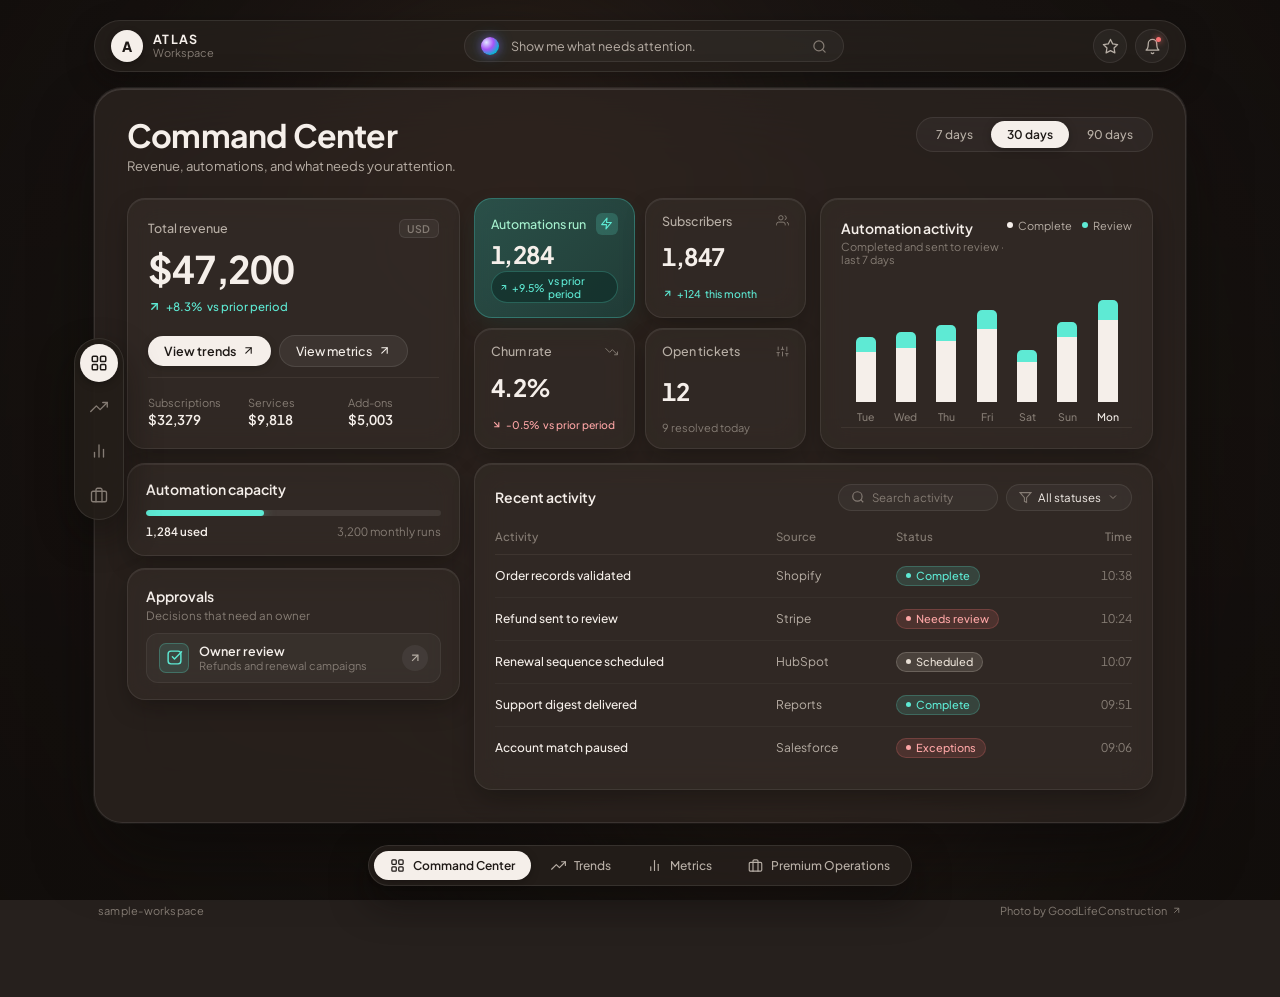
<file: warm-glass-dashboard/index.html>
<!DOCTYPE html>
<html lang="en">
<head>
  <meta charset="UTF-8">
  <meta name="viewport" content="width=device-width, initial-scale=1.0">
  <title>ATLAS - Command Center</title>
  <!-- Google Fonts: Plus Jakarta Sans -->
  <link rel="preconnect" href="https://fonts.googleapis.com">
  <link rel="preconnect" href="https://fonts.gstatic.com" crossorigin>
  <link href="https://fonts.googleapis.com/css2?family=Plus+Jakarta+Sans:wght@300;400;500;600;700;800&display=swap" rel="stylesheet">
  <link rel="stylesheet" href="styles.css">
</head>
<body>
  <!-- Ambient Backdrop with Photo Overlay & Warm Blur -->
  <div class="ambient-backdrop">
    <div class="photo-overlay"></div>
    <div class="warm-glow glow-1"></div>
    <div class="warm-glow glow-2"></div>
    <div class="vignette-overlay"></div>
  </div>

  <div class="app-layout">
    <!-- Top Floating Header Capsule -->
    <header class="top-nav-bar">
      <!-- Left: Brand / Workspace Info -->
      <div class="brand-cluster">
        <div class="brand-avatar">
          <span class="avatar-letter">A</span>
        </div>
        <div class="brand-meta">
          <span class="brand-name">ATLAS</span>
          <span class="brand-workspace">Workspace</span>
        </div>
      </div>

      <!-- Center: AI Search / Command Input Capsule -->
      <div class="ai-search-capsule" id="aiSearchTrigger" role="button" tabindex="0" title="Click to ask Atlas AI">
        <div class="iridescent-orb" aria-hidden="true"></div>
        <span class="search-placeholder">Show me what needs attention.</span>
        <button class="search-icon-btn" aria-label="Search">
          <svg width="15" height="15" viewBox="0 0 24 24" fill="none" stroke="currentColor" stroke-width="2" stroke-linecap="round" stroke-linejoin="round">
            <circle cx="11" cy="11" r="8"></circle>
            <line x1="21" y1="21" x2="16.65" y2="16.65"></line>
          </svg>
        </button>
      </div>

      <!-- Right: Action Buttons -->
      <div class="top-actions">
        <button class="glass-icon-btn" id="themeToggleBtn" aria-label="Appearance & Themes" title="Ambient Lighting Settings">
          <svg width="17" height="17" viewBox="0 0 24 24" fill="none" stroke="currentColor" stroke-width="1.8" stroke-linecap="round" stroke-linejoin="round">
            <polygon points="12 2 15.09 8.26 22 9.27 17 14.14 18.18 21.02 12 17.77 5.82 21.02 7 14.14 2 9.27 8.91 8.26 12 2"></polygon>
          </svg>
        </button>

        <button class="glass-icon-btn notification-btn" id="notificationBtn" aria-label="Notifications" title="2 Pending Notifications">
          <svg width="17" height="17" viewBox="0 0 24 24" fill="none" stroke="currentColor" stroke-width="1.8" stroke-linecap="round" stroke-linejoin="round">
            <path d="M18 8A6 6 0 0 0 6 8c0 7-3 9-3 9h18s-3-2-3-9"></path>
            <path d="M13.73 21a2 2 0 0 1-3.46 0"></path>
          </svg>
          <span class="notification-badge-dot"></span>
        </button>
      </div>
    </header>

    <!-- Main Workspace Container Wrapper with Floating Left Rail -->
    <div class="workspace-wrapper">
      <!-- Floating Left Icon Rail -->
      <aside class="left-floating-rail" aria-label="Quick Navigation">
        <button class="rail-btn active" data-nav="command-center" aria-label="Command Center" title="Command Center">
          <svg width="18" height="18" viewBox="0 0 24 24" fill="none" stroke="currentColor" stroke-width="2" stroke-linecap="round" stroke-linejoin="round">
            <rect x="3" y="3" width="7" height="7" rx="1.5"></rect>
            <rect x="14" y="3" width="7" height="7" rx="1.5"></rect>
            <rect x="14" y="14" width="7" height="7" rx="1.5"></rect>
            <rect x="3" y="14" width="7" height="7" rx="1.5"></rect>
          </svg>
        </button>
        <button class="rail-btn" data-nav="trends" aria-label="Trends" title="Trends & Growth">
          <svg width="18" height="18" viewBox="0 0 24 24" fill="none" stroke="currentColor" stroke-width="1.8" stroke-linecap="round" stroke-linejoin="round">
            <polyline points="23 6 13.5 15.5 8.5 10.5 1 18"></polyline>
            <polyline points="17 6 23 6 23 12"></polyline>
          </svg>
        </button>
        <button class="rail-btn" data-nav="metrics" aria-label="Metrics" title="Analytics & Metrics">
          <svg width="18" height="18" viewBox="0 0 24 24" fill="none" stroke="currentColor" stroke-width="1.8" stroke-linecap="round" stroke-linejoin="round">
            <line x1="18" y1="20" x2="18" y2="10"></line>
            <line x1="12" y1="20" x2="12" y2="4"></line>
            <line x1="6" y1="20" x2="6" y2="14"></line>
          </svg>
        </button>
        <button class="rail-btn" data-nav="operations" aria-label="Premium Operations" title="Operations & Team">
          <svg width="18" height="18" viewBox="0 0 24 24" fill="none" stroke="currentColor" stroke-width="1.8" stroke-linecap="round" stroke-linejoin="round">
            <rect x="2" y="7" width="20" height="14" rx="2" ry="2"></rect>
            <path d="M16 21V5a2 2 0 0 0-2-2h-4a2 2 0 0 0-2 2v16"></path>
          </svg>
        </button>
      </aside>

      <!-- Main Bento Glass Container -->
      <main class="main-glass-shell">
        <!-- Section Header -->
        <div class="shell-header">
          <div class="header-titles">
            <h1 class="page-title">Command Center</h1>
            <p class="page-subtitle">Revenue, automations, and what needs your attention.</p>
          </div>

          <!-- Time Range Pill Switcher -->
          <div class="time-range-switcher" role="tablist" aria-label="Select Date Range">
            <button class="range-pill" role="tab" aria-selected="false" data-range="7">7 days</button>
            <button class="range-pill active" role="tab" aria-selected="true" data-range="30">30 days</button>
            <button class="range-pill" role="tab" aria-selected="false" data-range="90">90 days</button>
          </div>
        </div>

        <!-- 12-Column Responsive Bento Grid -->
        <div class="bento-grid">
          
          <!-- ROW 1, COL 1: Hero Revenue Card (4 cols) -->
          <article class="bento-card hero-revenue-card col-span-4">
            <div class="card-top-row">
              <span class="card-label">Total revenue</span>
              <span class="currency-tag">USD</span>
            </div>

            <div class="revenue-hero-metric">
              <span class="kpi-symbol">$</span><span class="kpi-value" id="kpiRevenue">47,200</span>
            </div>

            <div class="trend-pill-wrapper">
              <span class="trend-pill trend-up">
                <svg width="13" height="13" viewBox="0 0 24 24" fill="none" stroke="currentColor" stroke-width="2.5" stroke-linecap="round" stroke-linejoin="round">
                  <line x1="7" y1="17" x2="17" y2="7"></line>
                  <polyline points="7 7 17 7 17 17"></polyline>
                </svg>
                <span id="kpiRevenueTrend">+8.3%</span> vs prior period
              </span>
            </div>

            <!-- Action Buttons -->
            <div class="revenue-actions">
              <button class="btn-pill-primary" id="btnViewTrends">
                <span>View trends</span>
                <svg width="13" height="13" viewBox="0 0 24 24" fill="none" stroke="currentColor" stroke-width="2" stroke-linecap="round" stroke-linejoin="round">
                  <line x1="7" y1="17" x2="17" y2="7"></line>
                  <polyline points="7 7 17 7 17 17"></polyline>
                </svg>
              </button>
              <button class="btn-pill-glass" id="btnViewMetrics">
                <span>View metrics</span>
                <svg width="13" height="13" viewBox="0 0 24 24" fill="none" stroke="currentColor" stroke-width="2" stroke-linecap="round" stroke-linejoin="round">
                  <line x1="7" y1="17" x2="17" y2="7"></line>
                  <polyline points="7 7 17 7 17 17"></polyline>
                </svg>
              </button>
            </div>

            <!-- Mini Breakdown Footer -->
            <div class="revenue-breakdown">
              <div class="breakdown-item">
                <span class="breakdown-label">Subscriptions</span>
                <span class="breakdown-value" id="kpiSubscriptions">$32,379</span>
              </div>
              <div class="breakdown-item">
                <span class="breakdown-label">Services</span>
                <span class="breakdown-value" id="kpiServices">$9,818</span>
              </div>
              <div class="breakdown-item">
                <span class="breakdown-label">Add-ons</span>
                <span class="breakdown-value" id="kpiAddons">$5,003</span>
              </div>
            </div>
          </article>

          <!-- ROW 1, COL 2: 2x2 Nested KPI Grid (4 cols) -->
          <div class="bento-kpi-subgrid col-span-4">
            <!-- 1. Automations run (Mint Slate Featured Accent Card) -->
            <article class="bento-card kpi-card-featured">
              <div class="kpi-card-head">
                <span class="kpi-card-title">Automations run</span>
                <div class="mini-icon-badge" title="Active workflows">
                  <svg width="13" height="13" viewBox="0 0 24 24" fill="none" stroke="currentColor" stroke-width="2" stroke-linecap="round" stroke-linejoin="round">
                    <polygon points="13 2 3 14 12 14 11 22 21 10 12 10 13 2"></polygon>
                  </svg>
                </div>
              </div>
              <div class="kpi-card-number tabular-nums" id="kpiAutomations">1,284</div>
              <div class="kpi-card-badge">
                <span class="badge-mint-contained">
                  <svg width="11" height="11" viewBox="0 0 24 24" fill="none" stroke="currentColor" stroke-width="2.5">
                    <line x1="7" y1="17" x2="17" y2="7"></line>
                    <polyline points="7 7 17 7 17 17"></polyline>
                  </svg>
                  <span>+9.5%</span> vs prior period
                </span>
              </div>
            </article>

            <!-- 2. Subscribers -->
            <article class="bento-card kpi-card">
              <div class="kpi-card-head">
                <span class="kpi-card-title">Subscribers</span>
                <div class="mini-icon-ghost" title="Audience">
                  <svg width="13" height="13" viewBox="0 0 24 24" fill="none" stroke="currentColor" stroke-width="1.8">
                    <path d="M17 21v-2a4 4 0 0 0-4-4H5a4 4 0 0 0-4 4v2"></path>
                    <circle cx="9" cy="7" r="4"></circle>
                    <path d="M23 21v-2a4 4 0 0 0-3-3.87"></path>
                    <path d="M16 3.13a4 4 0 0 1 0 7.75"></path>
                  </svg>
                </div>
              </div>
              <div class="kpi-card-number tabular-nums" id="kpiSubscribers">1,847</div>
              <div class="kpi-card-badge">
                <span class="badge-mint-ghost">
                  <svg width="11" height="11" viewBox="0 0 24 24" fill="none" stroke="currentColor" stroke-width="2.5">
                    <line x1="7" y1="17" x2="17" y2="7"></line>
                    <polyline points="7 7 17 7 17 17"></polyline>
                  </svg>
                  <span>+124</span> this month
                </span>
              </div>
            </article>

            <!-- 3. Churn rate -->
            <article class="bento-card kpi-card">
              <div class="kpi-card-head">
                <span class="kpi-card-title">Churn rate</span>
                <div class="mini-icon-ghost" title="Retention">
                  <svg width="13" height="13" viewBox="0 0 24 24" fill="none" stroke="currentColor" stroke-width="1.8">
                    <polyline points="23 18 13.5 8.5 8.5 13.5 1 6"></polyline>
                    <polyline points="17 18 23 18 23 12"></polyline>
                  </svg>
                </div>
              </div>
              <div class="kpi-card-number tabular-nums" id="kpiChurn">4.2%</div>
              <div class="kpi-card-badge">
                <span class="badge-coral-ghost">
                  <svg width="11" height="11" viewBox="0 0 24 24" fill="none" stroke="currentColor" stroke-width="2.5">
                    <line x1="7" y1="7" x2="17" y2="17"></line>
                    <polyline points="17 7 17 17 7 17"></polyline>
                  </svg>
                  <span>-0.5%</span> vs prior period
                </span>
              </div>
            </article>

            <!-- 4. Open tickets -->
            <article class="bento-card kpi-card">
              <div class="kpi-card-head">
                <span class="kpi-card-title">Open tickets</span>
                <div class="mini-icon-ghost" title="Support queue">
                  <svg width="13" height="13" viewBox="0 0 24 24" fill="none" stroke="currentColor" stroke-width="1.8">
                    <line x1="4" y1="21" x2="4" y2="14"></line>
                    <line x1="4" y1="10" x2="4" y2="3"></line>
                    <line x1="12" y1="21" x2="12" y2="12"></line>
                    <line x1="12" y1="8" x2="12" y2="3"></line>
                    <line x1="20" y1="21" x2="20" y2="16"></line>
                    <line x1="20" y1="12" x2="20" y2="3"></line>
                    <line x1="1" y1="14" x2="7" y2="14"></line>
                    <line x1="9" y1="8" x2="15" y2="8"></line>
                    <line x1="17" y1="16" x2="23" y2="16"></line>
                  </svg>
                </div>
              </div>
              <div class="kpi-card-number tabular-nums" id="kpiTickets">12</div>
              <div class="kpi-card-note">
                <span id="kpiTicketsSub">9 resolved today</span>
              </div>
            </article>
          </div>

          <!-- ROW 1, COL 3: Automation Activity Dual-tone Bar Chart (4 cols) -->
          <article class="bento-card col-span-4 chart-card">
            <div class="chart-header">
              <div class="chart-title-group">
                <h3 class="card-title">Automation activity</h3>
                <p class="chart-subtitle">Completed and sent to review &middot; last 7 days</p>
              </div>
              <div class="chart-legend">
                <span class="legend-item"><span class="legend-dot dot-complete"></span> Complete</span>
                <span class="legend-item"><span class="legend-dot dot-review"></span> Review</span>
              </div>
            </div>

            <!-- Custom Dual-tone Rounded Bar Chart -->
            <div class="bento-bar-chart" id="barChartContainer">
              <!-- Day: Tue -->
              <div class="chart-bar-col" data-day="Tue" data-complete="142" data-review="22">
                <div class="bar-pillar">
                  <div class="bar-segment-review" style="height: 14%;"></div>
                  <div class="bar-segment-complete" style="height: 48%;"></div>
                </div>
                <span class="bar-label">Tue</span>
              </div>

              <!-- Day: Wed -->
              <div class="chart-bar-col" data-day="Wed" data-complete="158" data-review="26">
                <div class="bar-pillar">
                  <div class="bar-segment-review" style="height: 15%;"></div>
                  <div class="bar-segment-complete" style="height: 52%;"></div>
                </div>
                <span class="bar-label">Wed</span>
              </div>

              <!-- Day: Thu -->
              <div class="chart-bar-col" data-day="Thu" data-complete="176" data-review="30">
                <div class="bar-pillar">
                  <div class="bar-segment-review" style="height: 16%;"></div>
                  <div class="bar-segment-complete" style="height: 58%;"></div>
                </div>
                <span class="bar-label">Thu</span>
              </div>

              <!-- Day: Fri -->
              <div class="chart-bar-col" data-day="Fri" data-complete="210" data-review="35">
                <div class="bar-pillar">
                  <div class="bar-segment-review" style="height: 18%;"></div>
                  <div class="bar-segment-complete" style="height: 70%;"></div>
                </div>
                <span class="bar-label">Fri</span>
              </div>

              <!-- Day: Sat -->
              <div class="chart-bar-col" data-day="Sat" data-complete="120" data-review="18">
                <div class="bar-pillar">
                  <div class="bar-segment-review" style="height: 12%;"></div>
                  <div class="bar-segment-complete" style="height: 38%;"></div>
                </div>
                <span class="bar-label">Sat</span>
              </div>

              <!-- Day: Sun -->
              <div class="chart-bar-col" data-day="Sun" data-complete="185" data-review="28">
                <div class="bar-pillar">
                  <div class="bar-segment-review" style="height: 15%;"></div>
                  <div class="bar-segment-complete" style="height: 62%;"></div>
                </div>
                <span class="bar-label">Sun</span>
              </div>

              <!-- Day: Mon -->
              <div class="chart-bar-col active-bar" data-day="Mon" data-complete="245" data-review="42">
                <div class="bar-pillar">
                  <div class="bar-segment-review" style="height: 20%;"></div>
                  <div class="bar-segment-complete" style="height: 78%;"></div>
                </div>
                <span class="bar-label">Mon</span>
              </div>
            </div>

            <!-- Chart Floating Tooltip (Dynamic) -->
            <div class="chart-tooltip" id="chartTooltip" aria-hidden="true">
              <div class="tooltip-header"><span id="tooltipDay">Mon</span> Overview</div>
              <div class="tooltip-row"><span class="dot-complete"></span> Complete: <strong id="tooltipComplete">245</strong></div>
              <div class="tooltip-row"><span class="dot-review"></span> In Review: <strong id="tooltipReview">42</strong></div>
            </div>
          </article>

          <!-- ROW 2, LEFT STACK: Capacity & Approvals (4 cols) -->
          <div class="bento-left-stack col-span-4">
            <!-- Capacity Progress Card -->
            <article class="bento-card capacity-card">
              <div class="card-top-row">
                <span class="card-title">Automation capacity</span>
              </div>
              <div class="capacity-progress-track">
                <div class="capacity-progress-fill" id="capacityFill" style="width: 40.1%;"></div>
              </div>
              <div class="capacity-meta">
                <span class="capacity-used tabular-nums" id="capacityUsed">1,284 used</span>
                <span class="capacity-total tabular-nums" id="capacityTotal">3,200 monthly runs</span>
              </div>
            </article>

            <!-- Approvals Action Card -->
            <article class="bento-card approvals-card">
              <div class="approvals-header">
                <span class="card-title">Approvals</span>
                <p class="card-subtitle-small">Decisions that need an owner</p>
              </div>

              <!-- Inner Interactive Action Item -->
              <div class="approval-item" id="approvalActionItem" role="button" tabindex="0" title="Click to view approval details">
                <div class="approval-icon-box">
                  <svg width="17" height="17" viewBox="0 0 24 24" fill="none" stroke="currentColor" stroke-width="2" stroke-linecap="round" stroke-linejoin="round">
                    <rect x="3" y="3" width="18" height="18" rx="4"></rect>
                    <polyline points="9 11 12 14 22 4"></polyline>
                  </svg>
                </div>
                <div class="approval-text">
                  <h4 class="approval-title">Owner review</h4>
                  <p class="approval-desc">Refunds and renewal campaigns</p>
                </div>
                <button class="approval-arrow-btn" aria-label="Review Campaign Decisions">
                  <svg width="14" height="14" viewBox="0 0 24 24" fill="none" stroke="currentColor" stroke-width="2">
                    <line x1="7" y1="17" x2="17" y2="7"></line>
                    <polyline points="7 7 17 7 17 17"></polyline>
                  </svg>
                </button>
              </div>
            </article>
          </div>

          <!-- ROW 2, RIGHT: Recent Activity Data Table (8 cols) -->
          <article class="bento-card col-span-8 table-card">
            <div class="table-card-header">
              <h3 class="card-title">Recent activity</h3>

              <!-- Table Filters (Search + Status Dropdown) -->
              <div class="table-controls">
                <div class="table-search-pill">
                  <svg width="14" height="14" viewBox="0 0 24 24" fill="none" stroke="currentColor" stroke-width="2">
                    <circle cx="11" cy="11" r="8"></circle>
                    <line x1="21" y1="21" x2="16.65" y2="16.65"></line>
                  </svg>
                  <input type="text" id="activitySearchInput" placeholder="Search activity" autocomplete="off" spellcheck="false">
                </div>

                <!-- Status Filter Dropdown -->
                <div class="status-dropdown-wrapper">
                  <button class="status-dropdown-btn" id="statusFilterBtn" aria-haspopup="true" aria-expanded="false">
                    <svg width="13" height="13" viewBox="0 0 24 24" fill="none" stroke="currentColor" stroke-width="2">
                      <polygon points="22 3 2 3 10 12.46 10 19 14 21 14 12.46 22 3"></polygon>
                    </svg>
                    <span id="selectedStatusText">All statuses</span>
                    <svg class="chevron-icon" width="12" height="12" viewBox="0 0 24 24" fill="none" stroke="currentColor" stroke-width="2">
                      <polyline points="6 9 12 15 18 9"></polyline>
                    </svg>
                  </button>

                  <div class="status-dropdown-menu" id="statusDropdownMenu" role="menu">
                    <button class="dropdown-option active" data-status="all" role="menuitem">All statuses</button>
                    <button class="dropdown-option" data-status="complete" role="menuitem">Complete</button>
                    <button class="dropdown-option" data-status="needs-review" role="menuitem">Needs review</button>
                    <button class="dropdown-option" data-status="scheduled" role="menuitem">Scheduled</button>
                    <button class="dropdown-option" data-status="exceptions" role="menuitem">Exceptions</button>
                  </div>
                </div>
              </div>
            </div>

            <!-- Table Layout -->
            <div class="table-container">
              <table class="activity-table">
                <thead>
                  <tr>
                    <th scope="col" class="th-activity">Activity</th>
                    <th scope="col" class="th-source">Source</th>
                    <th scope="col" class="th-status">Status</th>
                    <th scope="col" class="th-time">Time</th>
                  </tr>
                </thead>
                <tbody id="activityTableBody">
                  <tr class="activity-row" data-status="complete">
                    <td class="col-activity">Order records validated</td>
                    <td class="col-source">Shopify</td>
                    <td class="col-status">
                      <span class="status-badge badge-complete">
                        <span class="status-dot"></span> Complete
                      </span>
                    </td>
                    <td class="col-time tabular-nums">10:38</td>
                  </tr>
                  <tr class="activity-row" data-status="needs-review">
                    <td class="col-activity">Refund sent to review</td>
                    <td class="col-source">Stripe</td>
                    <td class="col-status">
                      <span class="status-badge badge-review">
                        <span class="status-dot"></span> Needs review
                      </span>
                    </td>
                    <td class="col-time tabular-nums">10:24</td>
                  </tr>
                  <tr class="activity-row" data-status="scheduled">
                    <td class="col-activity">Renewal sequence scheduled</td>
                    <td class="col-source">HubSpot</td>
                    <td class="col-status">
                      <span class="status-badge badge-scheduled">
                        <span class="status-dot"></span> Scheduled
                      </span>
                    </td>
                    <td class="col-time tabular-nums">10:07</td>
                  </tr>
                  <tr class="activity-row" data-status="complete">
                    <td class="col-activity">Support digest delivered</td>
                    <td class="col-source">Reports</td>
                    <td class="col-status">
                      <span class="status-badge badge-complete">
                        <span class="status-dot"></span> Complete
                      </span>
                    </td>
                    <td class="col-time tabular-nums">09:51</td>
                  </tr>
                  <tr class="activity-row" data-status="exceptions">
                    <td class="col-activity">Account match paused</td>
                    <td class="col-source">Salesforce</td>
                    <td class="col-status">
                      <span class="status-badge badge-exceptions">
                        <span class="status-dot"></span> Exceptions
                      </span>
                    </td>
                    <td class="col-time tabular-nums">09:06</td>
                  </tr>
                </tbody>
              </table>
              <div class="empty-state-message" id="emptyStateMsg" style="display: none;">
                No activity matches your filter.
              </div>
            </div>
          </article>
        </div>
      </main>
    </div>

    <!-- Floating Bottom Navigation Dock -->
    <nav class="bottom-floating-dock" aria-label="Main Dock Navigation">
      <button class="dock-btn active" data-nav="command-center">
        <svg width="15" height="15" viewBox="0 0 24 24" fill="none" stroke="currentColor" stroke-width="2" stroke-linecap="round" stroke-linejoin="round">
          <rect x="3" y="3" width="7" height="7" rx="1.5"></rect>
          <rect x="14" y="3" width="7" height="7" rx="1.5"></rect>
          <rect x="14" y="14" width="7" height="7" rx="1.5"></rect>
          <rect x="3" y="14" width="7" height="7" rx="1.5"></rect>
        </svg>
        <span>Command Center</span>
      </button>

      <button class="dock-btn" data-nav="trends">
        <svg width="15" height="15" viewBox="0 0 24 24" fill="none" stroke="currentColor" stroke-width="1.8" stroke-linecap="round" stroke-linejoin="round">
          <polyline points="23 6 13.5 15.5 8.5 10.5 1 18"></polyline>
          <polyline points="17 6 23 6 23 12"></polyline>
        </svg>
        <span>Trends</span>
      </button>

      <button class="dock-btn" data-nav="metrics">
        <svg width="15" height="15" viewBox="0 0 24 24" fill="none" stroke="currentColor" stroke-width="1.8" stroke-linecap="round" stroke-linejoin="round">
          <line x1="18" y1="20" x2="18" y2="10"></line>
          <line x1="12" y1="20" x2="12" y2="4"></line>
          <line x1="6" y1="20" x2="6" y2="14"></line>
        </svg>
        <span>Metrics</span>
      </button>

      <button class="dock-btn" data-nav="operations">
        <svg width="15" height="15" viewBox="0 0 24 24" fill="none" stroke="currentColor" stroke-width="1.8" stroke-linecap="round" stroke-linejoin="round">
          <rect x="2" y="7" width="20" height="14" rx="2" ry="2"></rect>
          <path d="M16 21V5a2 2 0 0 0-2-2h-4a2 2 0 0 0-2 2v16"></path>
        </svg>
        <span>Premium Operations</span>
      </button>
    </nav>

    <!-- Page Footer Micro-labels -->
    <footer class="page-footer">
      <span class="footer-workspace-id">sample-workspace</span>
      <a href="https://unsplash.com" target="_blank" rel="noopener noreferrer" class="footer-credit">
        Photo by GoodLifeConstruction
        <svg width="11" height="11" viewBox="0 0 24 24" fill="none" stroke="currentColor" stroke-width="2">
          <line x1="7" y1="17" x2="17" y2="7"></line>
          <polyline points="7 7 17 7 17 17"></polyline>
        </svg>
      </a>
    </footer>
  </div>

  <!-- Interactive Modal: AI Attention Spotlight -->
  <div class="glass-modal-overlay" id="aiModal" aria-hidden="true">
    <div class="glass-modal-card">
      <div class="modal-header">
        <div class="modal-title-with-orb">
          <div class="iridescent-orb sm"></div>
          <h3>Atlas Intelligence Spotlight</h3>
        </div>
        <button class="modal-close-btn" id="closeAiModalBtn" aria-label="Close modal">&times;</button>
      </div>
      <div class="modal-body">
        <p class="modal-intro">Based on your live signals across 3 interconnected tools, <strong>2 items</strong> need executive attention:</p>
        <div class="attention-list">
          <div class="attention-card warning">
            <div class="attention-badge">Needs Review</div>
            <h4>Stripe: $1,420 Refund Authorization</h4>
            <p>High-tier subscriber request exceeded automated threshold ($500). Pending owner sign-off.</p>
            <div class="attention-actions">
              <button class="btn-pill-primary sm" onclick="alert('Refund of $1,420 approved!')">Approve Now</button>
              <button class="btn-pill-glass sm" onclick="alert('Forwarded to Support Lead.')">Delegate</button>
            </div>
          </div>
          <div class="attention-card alert">
            <div class="attention-badge">Exceptions</div>
            <h4>Salesforce: Account match paused</h4>
            <p>5 enterprise records failed fuzzy reconciliation due to domain mismatch on EMEA accounts.</p>
            <div class="attention-actions">
              <button class="btn-pill-glass sm" onclick="alert('Resumed synchronization with manual override.')">Resolve Mapping</button>
            </div>
          </div>
        </div>
      </div>
    </div>
  </div>

  <!-- Interactive Modal: Owner Review Approval -->
  <div class="glass-modal-overlay" id="approvalModal" aria-hidden="true">
    <div class="glass-modal-card">
      <div class="modal-header">
        <div class="modal-title-with-orb">
          <div class="approval-icon-box sm">
            <svg width="15" height="15" viewBox="0 0 24 24" fill="none" stroke="currentColor" stroke-width="2">
              <rect x="3" y="3" width="18" height="18" rx="4"></rect>
              <polyline points="9 11 12 14 22 4"></polyline>
            </svg>
          </div>
          <h3>Owner Approvals Queue</h3>
        </div>
        <button class="modal-close-btn" id="closeApprovalModalBtn" aria-label="Close modal">&times;</button>
      </div>
      <div class="modal-body">
        <p class="modal-intro">Pending decisions requiring workspace administrative authority:</p>
        <div class="attention-list">
          <div class="attention-card">
            <h4>Q4 Renewal Sequence Activation</h4>
            <p>HubSpot targeted sequence for 34 enterprise contracts up for renewal in December.</p>
            <div class="attention-actions">
              <button class="btn-pill-primary sm" onclick="alert('Renewal Sequence Activated!')">Approve & Dispatch</button>
              <button class="btn-pill-glass sm" onclick="alert('Scheduled for next Monday.')">Reschedule</button>
            </div>
          </div>
        </div>
      </div>
    </div>
  </div>

  <script src="script.js"></script>
</body>
</html>
</file>
<file: warm-glass-dashboard/styles.css>
/* ==========================================================================
   ATLAS COMMAND CENTER - WARM DARK GLASSMORPHISM DESIGN SYSTEM
   Pixel-perfect implementation of the warm-glass-dashboard specification
   ========================================================================== */

/* --- Custom Properties / Design Tokens --- */
:root {
  /* Canvas & Background */
  --canvas-bg: #26201D;
  --canvas-glow-1: #4A382C;
  --canvas-glow-2: #2E2621;

  /* Glass Shell & Cards */
  --glass-shell-bg: rgba(44, 37, 33, 0.78);
  --glass-shell-border: rgba(255, 255, 255, 0.09);
  --glass-card-bg: rgba(54, 46, 41, 0.60);
  --glass-card-hover: rgba(62, 53, 47, 0.72);
  --glass-card-border: rgba(255, 255, 255, 0.08);
  --glass-inner-border: rgba(232, 223, 213, 0.07);

  /* Featured Accent Card (Automations run) */
  --featured-card-gradient: linear-gradient(135deg, rgba(43, 91, 83, 0.82) 0%, rgba(31, 66, 60, 0.82) 100%);
  --featured-card-border: rgba(79, 209, 197, 0.32);
  --featured-badge-bg: rgba(19, 48, 43, 0.75);

  /* Typography Colors */
  --text-primary: #F5EFEA;      /* Warm Soft Cream */
  --text-secondary: #B8AFA6;    /* Muted Sand */
  --text-muted: #857C74;        /* Warm Taupe */
  --text-inverse: #1E1916;      /* Dark Espresso */

  /* Semantic Status Tokens */
  --mint-teal: #5EEAD4;
  --mint-badge-bg: rgba(94, 234, 212, 0.14);
  --mint-border: rgba(94, 234, 212, 0.22);

  --coral-terracotta: #FCA5A5;
  --coral-badge-bg: rgba(248, 113, 113, 0.14);
  --coral-border: rgba(248, 113, 113, 0.22);

  --sand-neutral: #E8DFD5;
  --sand-badge-bg: rgba(232, 223, 213, 0.14);
  --sand-border: rgba(232, 223, 213, 0.20);

  /* Radii */
  --radius-shell: 28px;
  --radius-card: 18px;
  --radius-pill: 9999px;

  /* Font */
  --font-family: 'Plus Jakarta Sans', system-ui, -apple-system, BlinkMacSystemFont, 'Segoe UI', Roboto, sans-serif;

  /* Shadows */
  --shadow-shell: 0 35px 70px -15px rgba(10, 8, 7, 0.65), 0 0 0 1px rgba(255, 255, 255, 0.08), inset 0 1px 0 rgba(255, 255, 255, 0.12);
  --shadow-card: 0 10px 24px -5px rgba(10, 8, 7, 0.35), inset 0 1px 0 rgba(255, 255, 255, 0.07);
}

/* --- Global Reset & Box Sizing --- */
*, *::before, *::after {
  box-sizing: border-box;
  margin: 0;
  padding: 0;
  -webkit-font-smoothing: antialiased;
  -moz-osx-font-smoothing: grayscale;
}

html, body {
  min-height: 100vh;
  font-family: var(--font-family);
  background-color: var(--canvas-bg);
  color: var(--text-primary);
  overflow-x: hidden;
  position: relative;
}

.tabular-nums {
  font-variant-numeric: tabular-nums;
}

button {
  font-family: inherit;
  border: none;
  background: none;
  cursor: pointer;
  outline: none;
}

/* ==========================================================================
   AMBIENT BACKDROP & WARM INTERIOR PHOTOGRAPHY
   ========================================================================== */
.ambient-backdrop {
  position: fixed;
  inset: 0;
  z-index: 0;
  overflow: hidden;
  pointer-events: none;
}

.photo-overlay {
  position: absolute;
  inset: -30px;
  background-image: 
    linear-gradient(to bottom, rgba(38, 32, 29, 0.80), rgba(28, 22, 19, 0.88)),
    url('https://images.unsplash.com/photo-1600585154340-be6161a56a0c?auto=format&fit=crop&w=2200&q=80');
  background-size: cover;
  background-position: center 30%;
  filter: blur(16px) brightness(0.68) saturate(1.1);
  transform: scale(1.05);
}

.warm-glow {
  position: absolute;
  border-radius: 50%;
  filter: blur(100px);
  opacity: 0.4;
}

.glow-1 {
  width: 700px;
  height: 600px;
  background: radial-gradient(circle, #634330 0%, rgba(99, 67, 48, 0) 70%);
  top: -12%;
  left: 12%;
}

.glow-2 {
  width: 750px;
  height: 650px;
  background: radial-gradient(circle, #483428 0%, rgba(72, 52, 40, 0) 70%);
  bottom: -15%;
  right: 8%;
}

.vignette-overlay {
  position: absolute;
  inset: 0;
  background: radial-gradient(circle at 50% 50%, transparent 40%, rgba(16, 12, 10, 0.78) 100%);
}

/* ==========================================================================
   PAGE LAYOUT
   ========================================================================== */
.app-layout {
  position: relative;
  z-index: 1;
  max-width: 1140px;
  margin: 0 auto;
  padding: 20px 24px 80px 24px;
  display: flex;
  flex-direction: column;
  gap: 16px;
}

/* ==========================================================================
   TOP FLOATING HEADER CAPSULE
   ========================================================================== */
.top-nav-bar {
  display: flex;
  align-items: center;
  justify-content: space-between;
  height: 52px;
  padding: 6px 16px;
  background: rgba(38, 32, 28, 0.75);
  backdrop-filter: blur(28px) saturate(160%);
  -webkit-backdrop-filter: blur(28px) saturate(160%);
  border: 1px solid var(--glass-shell-border);
  border-radius: var(--radius-pill);
  box-shadow: 0 10px 28px rgba(12, 10, 8, 0.35);
}

/* Brand Cluster */
.brand-cluster {
  display: flex;
  align-items: center;
  gap: 10px;
}

.brand-avatar {
  width: 32px;
  height: 32px;
  border-radius: 50%;
  background: #F5EFEA;
  color: #1E1916;
  display: flex;
  align-items: center;
  justify-content: center;
  font-weight: 800;
  font-size: 14px;
  box-shadow: 0 2px 6px rgba(0, 0, 0, 0.25);
}

.brand-meta {
  display: flex;
  flex-direction: column;
  line-height: 1.15;
}

.brand-name {
  font-size: 12.5px;
  font-weight: 700;
  letter-spacing: 0.1em;
  color: var(--text-primary);
}

.brand-workspace {
  font-size: 11px;
  color: var(--text-muted);
  font-weight: 400;
}

/* Center AI Search Capsule */
.ai-search-capsule {
  display: flex;
  align-items: center;
  gap: 12px;
  background: rgba(255, 255, 255, 0.04);
  border: 1px solid rgba(255, 255, 255, 0.08);
  border-radius: var(--radius-pill);
  padding: 6px 16px;
  min-width: 380px;
  max-width: 480px;
  cursor: pointer;
  transition: all 0.2s cubic-bezier(0.16, 1, 0.3, 1);
}

.ai-search-capsule:hover {
  background: rgba(255, 255, 255, 0.07);
  border-color: rgba(255, 255, 255, 0.15);
  transform: translateY(-1px);
}

.iridescent-orb {
  width: 18px;
  height: 18px;
  border-radius: 50%;
  background: radial-gradient(circle at 30% 30%, #e0e7ff 0%, #a855f7 40%, #06b6d4 75%, #10b981 100%);
  box-shadow: 0 0 10px rgba(168, 85, 247, 0.45), 0 0 16px rgba(6, 182, 212, 0.3);
  flex-shrink: 0;
  animation: orbPulse 4s ease-in-out infinite alternate;
}

.iridescent-orb.sm {
  width: 15px;
  height: 15px;
}

@keyframes orbPulse {
  0% { transform: scale(0.96); filter: hue-rotate(0deg); }
  100% { transform: scale(1.05); filter: hue-rotate(30deg); }
}

.search-placeholder {
  font-size: 12.5px;
  color: var(--text-secondary);
  flex: 1;
  white-space: nowrap;
  overflow: hidden;
  text-overflow: ellipsis;
}

.search-icon-btn {
  color: var(--text-muted);
  display: flex;
  align-items: center;
  justify-content: center;
  transition: color 0.15s ease;
}

.search-icon-btn:hover {
  color: var(--text-primary);
}

/* Top Right Actions */
.top-actions {
  display: flex;
  align-items: center;
  gap: 8px;
}

.glass-icon-btn {
  width: 34px;
  height: 34px;
  border-radius: 50%;
  background: rgba(255, 255, 255, 0.04);
  border: 1px solid rgba(255, 255, 255, 0.08);
  color: var(--text-secondary);
  display: flex;
  align-items: center;
  justify-content: center;
  transition: all 0.2s ease;
  position: relative;
}

.glass-icon-btn:hover {
  background: rgba(255, 255, 255, 0.09);
  color: var(--text-primary);
  border-color: rgba(255, 255, 255, 0.15);
}

.notification-badge-dot {
  position: absolute;
  top: 7px;
  right: 7px;
  width: 5px;
  height: 5px;
  background-color: #F87171;
  border-radius: 50%;
  box-shadow: 0 0 6px #F87171;
}

/* ==========================================================================
   WORKSPACE WRAPPER & FLOATING LEFT RAIL
   ========================================================================== */
.workspace-wrapper {
  position: relative;
  width: 100%;
}

/* Left Floating Icon Rail (Overlapping on the left edge as shown in reference) */
.left-floating-rail {
  position: absolute;
  left: -20px;
  top: 250px;
  display: flex;
  flex-direction: column;
  gap: 6px;
  padding: 5px;
  background: rgba(36, 30, 26, 0.88);
  backdrop-filter: blur(28px) saturate(160%);
  -webkit-backdrop-filter: blur(28px) saturate(160%);
  border: 1px solid var(--glass-shell-border);
  border-radius: var(--radius-pill);
  box-shadow: 0 16px 36px rgba(10, 8, 7, 0.45);
  z-index: 25;
}

.rail-btn {
  width: 38px;
  height: 38px;
  border-radius: 50%;
  display: flex;
  align-items: center;
  justify-content: center;
  color: var(--text-muted);
  transition: all 0.2s cubic-bezier(0.16, 1, 0.3, 1);
}

.rail-btn:hover {
  color: var(--text-primary);
  background: rgba(255, 255, 255, 0.08);
}

/* Active State: Warm Cream Pill */
.rail-btn.active {
  background: #F5EFEA;
  color: #1E1916;
  box-shadow: 0 2px 8px rgba(0, 0, 0, 0.3);
}

/* ==========================================================================
   MAIN GLASS WORKSPACE SHELL
   ========================================================================== */
.main-glass-shell {
  width: 100%;
  background: var(--glass-shell-bg);
  backdrop-filter: blur(34px) saturate(160%);
  -webkit-backdrop-filter: blur(34px) saturate(160%);
  border: 1px solid var(--glass-shell-border);
  border-radius: var(--radius-shell);
  box-shadow: var(--shadow-shell);
  padding: 28px 32px 32px 32px;
}

/* Shell Header */
.shell-header {
  display: flex;
  align-items: flex-start;
  justify-content: space-between;
  margin-bottom: 24px;
}

.page-title {
  font-size: 32px;
  font-weight: 700;
  letter-spacing: -0.025em;
  color: var(--text-primary);
  line-height: 1.15;
}

.page-subtitle {
  font-size: 13px;
  color: var(--text-secondary);
  margin-top: 4px;
  font-weight: 400;
}

/* Time Range Switcher */
.time-range-switcher {
  display: flex;
  align-items: center;
  gap: 2px;
  background: rgba(255, 255, 255, 0.04);
  border: 1px solid rgba(255, 255, 255, 0.08);
  border-radius: var(--radius-pill);
  padding: 3px;
}

.range-pill {
  padding: 6px 16px;
  font-size: 12px;
  font-weight: 500;
  color: var(--text-secondary);
  border-radius: var(--radius-pill);
  transition: all 0.2s ease;
}

.range-pill:hover {
  color: var(--text-primary);
}

.range-pill.active {
  background: #F5EFEA;
  color: #1E1916;
  font-weight: 600;
  box-shadow: 0 2px 8px rgba(0, 0, 0, 0.25);
}

/* ==========================================================================
   12-COLUMN RESPONSIVE BENTO GRID
   ========================================================================== */
.bento-grid {
  display: grid;
  grid-template-columns: repeat(12, 1fr);
  gap: 14px;
}

.col-span-4 {
  grid-column: span 4;
}

.col-span-8 {
  grid-column: span 8;
}

/* Bento Card Universal Styles */
.bento-card {
  background: var(--glass-card-bg);
  backdrop-filter: blur(16px);
  -webkit-backdrop-filter: blur(16px);
  border: 1px solid var(--glass-card-border);
  border-radius: var(--radius-card);
  padding: 20px;
  box-shadow: var(--shadow-card);
  transition: border-color 0.2s ease, background 0.2s ease;
  position: relative;
}

.bento-card:hover {
  border-color: rgba(255, 255, 255, 0.12);
}

.card-title {
  font-size: 14px;
  font-weight: 600;
  color: var(--text-primary);
}

.card-label {
  font-size: 12.5px;
  font-weight: 500;
  color: var(--text-secondary);
}

/* ==========================================================================
   ROW 1, CARD 1: HERO REVENUE CARD
   ========================================================================== */
.hero-revenue-card {
  display: flex;
  flex-direction: column;
}

.card-top-row {
  display: flex;
  align-items: center;
  justify-content: space-between;
}

.currency-tag {
  font-size: 10.5px;
  font-weight: 600;
  letter-spacing: 0.05em;
  color: var(--text-muted);
  background: rgba(255, 255, 255, 0.05);
  border: 1px solid rgba(255, 255, 255, 0.08);
  border-radius: 6px;
  padding: 2px 7px;
}

.revenue-hero-metric {
  font-size: 38px;
  font-weight: 700;
  letter-spacing: -0.03em;
  color: var(--text-primary);
  margin-top: 10px;
  line-height: 1.1;
  font-variant-numeric: tabular-nums;
}

.trend-pill-wrapper {
  margin-top: 6px;
}

.trend-pill {
  display: inline-flex;
  align-items: center;
  gap: 5px;
  font-size: 11.5px;
  font-weight: 500;
  color: var(--mint-teal);
}

/* Dual Button Row */
.revenue-actions {
  display: flex;
  align-items: center;
  gap: 8px;
  margin-top: 18px;
}

.btn-pill-primary {
  display: inline-flex;
  align-items: center;
  gap: 6px;
  background: #F5EFEA;
  color: #1E1916;
  font-size: 12.5px;
  font-weight: 600;
  padding: 7px 16px;
  border-radius: var(--radius-pill);
  transition: all 0.2s cubic-bezier(0.16, 1, 0.3, 1);
  box-shadow: 0 2px 8px rgba(0, 0, 0, 0.2);
}

.btn-pill-primary:hover {
  background: #FFFFFF;
  transform: translateY(-1px);
  box-shadow: 0 4px 12px rgba(0, 0, 0, 0.25);
}

.btn-pill-primary.sm {
  padding: 6px 14px;
  font-size: 12px;
}

.btn-pill-glass {
  display: inline-flex;
  align-items: center;
  gap: 6px;
  background: rgba(255, 255, 255, 0.06);
  border: 1px solid rgba(255, 255, 255, 0.09);
  color: var(--text-primary);
  font-size: 12.5px;
  font-weight: 500;
  padding: 7px 16px;
  border-radius: var(--radius-pill);
  transition: all 0.2s cubic-bezier(0.16, 1, 0.3, 1);
}

.btn-pill-glass:hover {
  background: rgba(255, 255, 255, 0.11);
  border-color: rgba(255, 255, 255, 0.16);
  transform: translateY(-1px);
}

.btn-pill-glass.sm {
  padding: 6px 14px;
  font-size: 12px;
}

/* 3-Column Mini Breakdown Footer */
.revenue-breakdown {
  display: grid;
  grid-template-columns: repeat(3, 1fr);
  gap: 10px;
  margin-top: auto;
  padding-top: 18px;
  border-top: 1px solid var(--glass-inner-border);
}

.breakdown-item {
  display: flex;
  flex-direction: column;
  gap: 2px;
}

.breakdown-label {
  font-size: 11px;
  color: var(--text-muted);
}

.breakdown-value {
  font-size: 13.5px;
  font-weight: 600;
  color: var(--text-primary);
  font-variant-numeric: tabular-nums;
}

/* ==========================================================================
   ROW 1, CARD 2: 2x2 NESTED KPI GRID
   ========================================================================== */
.bento-kpi-subgrid {
  display: grid;
  grid-template-columns: repeat(2, 1fr);
  grid-template-rows: repeat(2, 1fr);
  gap: 10px;
}

.kpi-card {
  padding: 14px 16px;
  display: flex;
  flex-direction: column;
  justify-content: space-between;
}

.kpi-card-head {
  display: flex;
  align-items: center;
  justify-content: space-between;
}

.kpi-card-title {
  font-size: 12.5px;
  font-weight: 500;
  color: var(--text-secondary);
}

.mini-icon-ghost {
  color: var(--text-muted);
  display: flex;
  align-items: center;
}

.kpi-card-number {
  font-size: 24px;
  font-weight: 700;
  letter-spacing: -0.02em;
  color: var(--text-primary);
  margin: 6px 0 4px 0;
  line-height: 1.1;
}

.kpi-card-note {
  font-size: 11px;
  color: var(--text-muted);
}

/* Featured Mint Glass Accent Card */
.kpi-card-featured {
  background: var(--featured-card-gradient);
  border: 1px solid var(--featured-card-border);
  padding: 14px 16px;
  display: flex;
  flex-direction: column;
  justify-content: space-between;
  box-shadow: 0 10px 24px -6px rgba(31, 66, 60, 0.45);
}

.kpi-card-featured .kpi-card-title {
  color: #A7F3D0;
}

.mini-icon-badge {
  width: 22px;
  height: 22px;
  border-radius: 6px;
  background: rgba(94, 234, 212, 0.2);
  color: #5EEAD4;
  display: flex;
  align-items: center;
  justify-content: center;
}

.badge-mint-contained {
  display: inline-flex;
  align-items: center;
  gap: 4px;
  background: var(--featured-badge-bg);
  color: #5EEAD4;
  font-size: 10.5px;
  font-weight: 500;
  padding: 2px 7px;
  border-radius: var(--radius-pill);
  border: 1px solid rgba(94, 234, 212, 0.25);
}

.badge-mint-ghost {
  display: inline-flex;
  align-items: center;
  gap: 4px;
  color: #5EEAD4;
  font-size: 10.5px;
  font-weight: 500;
}

.badge-coral-ghost {
  display: inline-flex;
  align-items: center;
  gap: 4px;
  color: var(--coral-terracotta);
  font-size: 10.5px;
  font-weight: 500;
}

/* ==========================================================================
   ROW 1, CARD 3: AUTOMATION ACTIVITY BAR CHART
   ========================================================================== */
.chart-card {
  display: flex;
  flex-direction: column;
  justify-content: space-between;
}

.chart-header {
  display: flex;
  align-items: flex-start;
  justify-content: space-between;
  margin-bottom: 20px;
}

.chart-subtitle {
  font-size: 11px;
  color: var(--text-muted);
  margin-top: 3px;
}

.chart-legend {
  display: flex;
  align-items: center;
  gap: 10px;
}

.legend-item {
  display: flex;
  align-items: center;
  gap: 5px;
  font-size: 11px;
  color: var(--text-secondary);
}

.legend-dot {
  width: 6px;
  height: 6px;
  border-radius: 50%;
}

.dot-complete {
  background-color: #F5EFEA;
}

.dot-review {
  background-color: var(--mint-teal);
}

/* Custom Dual-Tone Bar Chart */
.bento-bar-chart {
  display: flex;
  align-items: flex-end;
  justify-content: space-between;
  height: 130px;
  padding: 0 4px 4px 4px;
  position: relative;
  border-bottom: 1px solid var(--glass-inner-border);
}

.chart-bar-col {
  flex: 1;
  display: flex;
  flex-direction: column;
  align-items: center;
  gap: 8px;
  height: 100%;
  justify-content: flex-end;
  cursor: pointer;
  transition: transform 0.2s ease;
}

.chart-bar-col:hover {
  transform: translateY(-2px);
}

.bar-pillar {
  width: 20px;
  height: 100%;
  display: flex;
  flex-direction: column;
  justify-content: flex-end;
  position: relative;
}

/* Stacked bar segments */
.bar-segment-review {
  background: var(--mint-teal);
  border-top-left-radius: 5px;
  border-top-right-radius: 5px;
  width: 100%;
  transition: height 0.4s cubic-bezier(0.16, 1, 0.3, 1);
}

.bar-segment-complete {
  background: #F5EFEA;
  width: 100%;
  transition: height 0.4s cubic-bezier(0.16, 1, 0.3, 1);
}

.chart-bar-col:hover .bar-pillar {
  filter: brightness(1.1);
}

.bar-label {
  font-size: 10.5px;
  color: var(--text-muted);
  font-weight: 500;
}

.chart-bar-col:hover .bar-label,
.chart-bar-col.active-bar .bar-label {
  color: var(--text-primary);
}

/* Chart Tooltip */
.chart-tooltip {
  position: absolute;
  top: 6px;
  left: 50%;
  transform: translateX(-50%);
  background: rgba(30, 25, 22, 0.95);
  backdrop-filter: blur(12px);
  border: 1px solid rgba(255, 255, 255, 0.14);
  border-radius: 10px;
  padding: 8px 12px;
  font-size: 11px;
  box-shadow: 0 10px 20px rgba(0, 0, 0, 0.4);
  pointer-events: none;
  opacity: 0;
  transition: opacity 0.15s ease, transform 0.15s ease;
  z-index: 10;
  display: flex;
  flex-direction: column;
  gap: 3px;
}

.chart-tooltip.visible {
  opacity: 1;
}

.tooltip-header {
  font-weight: 600;
  color: var(--text-primary);
  margin-bottom: 2px;
}

.tooltip-row {
  display: flex;
  align-items: center;
  gap: 6px;
  color: var(--text-secondary);
}

/* ==========================================================================
   ROW 2, LEFT STACK: CAPACITY & APPROVALS
   ========================================================================== */
.bento-left-stack {
  display: flex;
  flex-direction: column;
  gap: 12px;
}

/* Automation Capacity */
.capacity-card {
  padding: 16px 18px;
}

.capacity-progress-track {
  width: 100%;
  height: 6px;
  background: rgba(255, 255, 255, 0.08);
  border-radius: var(--radius-pill);
  margin: 12px 0 8px 0;
  overflow: hidden;
  position: relative;
}

.capacity-progress-fill {
  height: 100%;
  background: var(--mint-teal);
  border-radius: var(--radius-pill);
  box-shadow: 0 0 12px rgba(94, 234, 212, 0.5);
  transition: width 0.6s cubic-bezier(0.16, 1, 0.3, 1);
}

.capacity-meta {
  display: flex;
  align-items: center;
  justify-content: space-between;
}

.capacity-used {
  font-size: 11.5px;
  font-weight: 600;
  color: var(--text-primary);
}

.capacity-total {
  font-size: 11.5px;
  color: var(--text-muted);
}

/* Approvals Card */
.approvals-card {
  padding: 16px 18px;
}

.card-subtitle-small {
  font-size: 11.5px;
  color: var(--text-muted);
  margin-top: 2px;
  margin-bottom: 10px;
}

.approval-item {
  display: flex;
  align-items: center;
  gap: 10px;
  background: rgba(255, 255, 255, 0.035);
  border: 1px solid rgba(255, 255, 255, 0.06);
  border-radius: 12px;
  padding: 9px 12px;
  cursor: pointer;
  transition: all 0.2s ease;
}

.approval-item:hover {
  background: rgba(255, 255, 255, 0.07);
  border-color: rgba(255, 255, 255, 0.12);
  transform: translateY(-1px);
}

.approval-icon-box {
  width: 30px;
  height: 30px;
  border-radius: 7px;
  background: rgba(94, 234, 212, 0.12);
  border: 1px solid rgba(94, 234, 212, 0.25);
  color: var(--mint-teal);
  display: flex;
  align-items: center;
  justify-content: center;
  flex-shrink: 0;
}

.approval-icon-box.sm {
  width: 26px;
  height: 26px;
}

.approval-text {
  flex: 1;
}

.approval-title {
  font-size: 12.5px;
  font-weight: 600;
  color: var(--text-primary);
}

.approval-desc {
  font-size: 11px;
  color: var(--text-muted);
}

.approval-arrow-btn {
  width: 26px;
  height: 26px;
  border-radius: 50%;
  background: rgba(255, 255, 255, 0.06);
  color: var(--text-secondary);
  display: flex;
  align-items: center;
  justify-content: center;
  transition: all 0.2s ease;
}

.approval-item:hover .approval-arrow-btn {
  background: #F5EFEA;
  color: #1E1916;
}

/* ==========================================================================
   ROW 2, RIGHT: RECENT ACTIVITY TABLE CARD (8 cols)
   ========================================================================== */
.table-card {
  display: flex;
  flex-direction: column;
}

.table-card-header {
  display: flex;
  align-items: center;
  justify-content: space-between;
  margin-bottom: 16px;
}

.table-controls {
  display: flex;
  align-items: center;
  gap: 8px;
}

/* Table Search Pill */
.table-search-pill {
  display: flex;
  align-items: center;
  gap: 7px;
  background: rgba(255, 255, 255, 0.04);
  border: 1px solid rgba(255, 255, 255, 0.08);
  border-radius: var(--radius-pill);
  padding: 5px 12px;
  width: 160px;
  transition: all 0.2s ease;
}

.table-search-pill:focus-within {
  width: 190px;
  background: rgba(255, 255, 255, 0.08);
  border-color: rgba(255, 255, 255, 0.18);
}

.table-search-pill svg {
  color: var(--text-muted);
  flex-shrink: 0;
}

.table-search-pill input {
  background: transparent;
  border: none;
  outline: none;
  font-family: inherit;
  font-size: 11.5px;
  color: var(--text-primary);
  width: 100%;
}

.table-search-pill input::placeholder {
  color: var(--text-muted);
}

/* Status Filter Dropdown */
.status-dropdown-wrapper {
  position: relative;
}

.status-dropdown-btn {
  display: flex;
  align-items: center;
  gap: 6px;
  background: rgba(255, 255, 255, 0.04);
  border: 1px solid rgba(255, 255, 255, 0.08);
  border-radius: var(--radius-pill);
  padding: 5px 12px;
  font-size: 11.5px;
  color: var(--text-primary);
  transition: all 0.2s ease;
}

.status-dropdown-btn:hover {
  background: rgba(255, 255, 255, 0.08);
  border-color: rgba(255, 255, 255, 0.16);
}

.status-dropdown-btn svg {
  color: var(--text-muted);
}

.status-dropdown-menu {
  position: absolute;
  top: calc(100% + 6px);
  right: 0;
  width: 150px;
  background: rgba(34, 28, 25, 0.96);
  backdrop-filter: blur(20px);
  border: 1px solid rgba(255, 255, 255, 0.12);
  border-radius: 12px;
  padding: 5px;
  box-shadow: 0 14px 28px rgba(0, 0, 0, 0.45);
  display: none;
  flex-direction: column;
  gap: 2px;
  z-index: 30;
}

.status-dropdown-menu.show {
  display: flex;
}

.dropdown-option {
  padding: 6px 10px;
  font-size: 11.5px;
  color: var(--text-secondary);
  border-radius: 6px;
  text-align: left;
  transition: all 0.15s ease;
}

.dropdown-option:hover {
  background: rgba(255, 255, 255, 0.08);
  color: var(--text-primary);
}

.dropdown-option.active {
  background: rgba(255, 255, 255, 0.12);
  color: var(--text-primary);
  font-weight: 600;
}

/* Activity Table */
.table-container {
  overflow-x: auto;
  margin-top: 2px;
}

.activity-table {
  width: 100%;
  border-collapse: collapse;
  text-align: left;
}

.activity-table th {
  font-size: 11.5px;
  font-weight: 500;
  color: var(--text-muted);
  padding: 0 8px 10px 8px;
  border-bottom: 1px solid var(--glass-inner-border);
}

.activity-table th:first-child {
  padding-left: 0;
}

.activity-table th:last-child {
  padding-right: 0;
  text-align: right;
}

.activity-row {
  border-bottom: 1px solid rgba(255, 255, 255, 0.035);
  transition: background 0.15s ease;
}

.activity-row:hover {
  background: rgba(255, 255, 255, 0.025);
}

.activity-row:last-child {
  border-bottom: none;
}

.activity-table td {
  padding: 11px 8px;
  font-size: 12px;
  vertical-align: middle;
}

.activity-table td:first-child {
  padding-left: 0;
}

.activity-table td:last-child {
  padding-right: 0;
  text-align: right;
}

.col-activity {
  font-weight: 500;
  color: var(--text-primary);
}

.col-source {
  color: var(--text-secondary);
}

.col-time {
  color: var(--text-muted);
  font-size: 11.5px;
}

/* Status Badges */
.status-badge {
  display: inline-flex;
  align-items: center;
  gap: 5px;
  font-size: 11px;
  font-weight: 500;
  padding: 2.5px 9px;
  border-radius: var(--radius-pill);
}

.status-dot {
  width: 5px;
  height: 5px;
  border-radius: 50%;
}

.badge-complete {
  background: var(--mint-badge-bg);
  color: var(--mint-teal);
  border: 1px solid var(--mint-border);
}

.badge-complete .status-dot {
  background: var(--mint-teal);
}

.badge-review {
  background: var(--coral-badge-bg);
  color: var(--coral-terracotta);
  border: 1px solid var(--coral-border);
}

.badge-review .status-dot {
  background: var(--coral-terracotta);
}

.badge-scheduled {
  background: var(--sand-badge-bg);
  color: var(--sand-neutral);
  border: 1px solid var(--sand-border);
}

.badge-scheduled .status-dot {
  background: var(--sand-neutral);
}

.badge-exceptions {
  background: var(--coral-badge-bg);
  color: var(--coral-terracotta);
  border: 1px solid var(--coral-border);
}

.badge-exceptions .status-dot {
  background: var(--coral-terracotta);
}

.empty-state-message {
  padding: 28px;
  text-align: center;
  color: var(--text-muted);
  font-size: 12.5px;
}

/* ==========================================================================
   FLOATING BOTTOM NAVIGATION DOCK
   ========================================================================== */
.bottom-floating-dock {
  align-self: center;
  display: flex;
  align-items: center;
  gap: 4px;
  padding: 5px;
  background: rgba(36, 30, 27, 0.92);
  backdrop-filter: blur(28px) saturate(160%);
  -webkit-backdrop-filter: blur(28px) saturate(160%);
  border: 1px solid var(--glass-shell-border);
  border-radius: var(--radius-pill);
  box-shadow: 0 16px 36px rgba(10, 8, 7, 0.5);
  margin-top: 6px;
}

.dock-btn {
  display: flex;
  align-items: center;
  gap: 8px;
  padding: 7px 16px;
  font-size: 12px;
  font-weight: 500;
  color: var(--text-secondary);
  border-radius: var(--radius-pill);
  transition: all 0.2s cubic-bezier(0.16, 1, 0.3, 1);
}

.dock-btn svg {
  color: currentColor;
}

.dock-btn:hover {
  color: var(--text-primary);
  background: rgba(255, 255, 255, 0.06);
}

/* Active State: Solid Warm Cream Pill */
.dock-btn.active {
  background: #F5EFEA;
  color: #1E1916;
  font-weight: 600;
  box-shadow: 0 2px 8px rgba(0, 0, 0, 0.25);
}

/* ==========================================================================
   PAGE FOOTER MICRO-LABELS
   ========================================================================== */
.page-footer {
  display: flex;
  align-items: center;
  justify-content: space-between;
  padding: 0 4px;
  font-size: 11px;
  color: var(--text-muted);
  margin-top: 2px;
}

.footer-workspace-id {
  letter-spacing: 0.02em;
}

.footer-credit {
  color: var(--text-muted);
  text-decoration: none;
  display: inline-flex;
  align-items: center;
  gap: 4px;
  transition: color 0.15s ease;
}

.footer-credit:hover {
  color: var(--text-secondary);
}

/* ==========================================================================
   INTERACTIVE MODAL DIALOGS
   ========================================================================== */
.glass-modal-overlay {
  position: fixed;
  inset: 0;
  background: rgba(14, 11, 9, 0.72);
  backdrop-filter: blur(16px);
  -webkit-backdrop-filter: blur(16px);
  z-index: 100;
  display: flex;
  align-items: center;
  justify-content: center;
  opacity: 0;
  pointer-events: none;
  transition: opacity 0.25s cubic-bezier(0.16, 1, 0.3, 1);
  padding: 20px;
}

.glass-modal-overlay.open {
  opacity: 1;
  pointer-events: auto;
}

.glass-modal-card {
  width: 100%;
  max-width: 480px;
  background: rgba(44, 37, 33, 0.95);
  backdrop-filter: blur(30px);
  border: 1px solid rgba(255, 255, 255, 0.14);
  border-radius: var(--radius-shell);
  box-shadow: 0 25px 60px rgba(0, 0, 0, 0.6);
  padding: 24px;
  transform: translateY(16px) scale(0.97);
  transition: transform 0.25s cubic-bezier(0.16, 1, 0.3, 1);
}

.glass-modal-overlay.open .glass-modal-card {
  transform: translateY(0) scale(1);
}

.modal-header {
  display: flex;
  align-items: center;
  justify-content: space-between;
  margin-bottom: 16px;
}

.modal-title-with-orb {
  display: flex;
  align-items: center;
  gap: 10px;
}

.modal-title-with-orb h3 {
  font-size: 15px;
  font-weight: 600;
  color: var(--text-primary);
}

.modal-close-btn {
  font-size: 22px;
  line-height: 1;
  color: var(--text-muted);
  width: 28px;
  height: 28px;
  border-radius: 50%;
  display: flex;
  align-items: center;
  justify-content: center;
  transition: all 0.15s ease;
}

.modal-close-btn:hover {
  background: rgba(255, 255, 255, 0.1);
  color: var(--text-primary);
}

.modal-intro {
  font-size: 12.5px;
  color: var(--text-secondary);
  margin-bottom: 14px;
  line-height: 1.5;
}

.modal-intro strong {
  color: var(--text-primary);
}

.attention-list {
  display: flex;
  flex-direction: column;
  gap: 10px;
}

.attention-card {
  background: rgba(255, 255, 255, 0.04);
  border: 1px solid rgba(255, 255, 255, 0.08);
  border-radius: 14px;
  padding: 14px;
  position: relative;
}

.attention-badge {
  font-size: 10px;
  font-weight: 600;
  display: inline-block;
  padding: 2px 7px;
  border-radius: var(--radius-pill);
  margin-bottom: 6px;
}

.attention-card.warning .attention-badge {
  background: var(--coral-badge-bg);
  color: var(--coral-terracotta);
  border: 1px solid var(--coral-border);
}

.attention-card.alert .attention-badge {
  background: rgba(245, 158, 11, 0.15);
  color: #FBBF24;
  border: 1px solid rgba(245, 158, 11, 0.25);
}

.attention-card h4 {
  font-size: 13px;
  font-weight: 600;
  color: var(--text-primary);
  margin-bottom: 4px;
}

.attention-card p {
  font-size: 11.5px;
  color: var(--text-secondary);
  line-height: 1.45;
  margin-bottom: 10px;
}

.attention-actions {
  display: flex;
  gap: 8px;
}

/* ==========================================================================
   RESPONSIVE MEDIA QUERIES
   ========================================================================== */
@media (max-width: 1200px) {
  .left-floating-rail {
    left: 8px;
    top: 180px;
  }
}

@media (max-width: 1024px) {
  .left-floating-rail {
    display: none; /* Relies on bottom floating dock on medium/small viewports */
  }

  .col-span-4 {
    grid-column: span 6;
  }

  .chart-card {
    grid-column: span 12;
  }

  .bento-left-stack {
    grid-column: span 12;
    display: grid;
    grid-template-columns: repeat(2, 1fr);
  }

  .col-span-8 {
    grid-column: span 12;
  }
}

@media (max-width: 768px) {
  .app-layout {
    padding: 12px 12px 80px 12px;
  }

  .top-nav-bar {
    height: auto;
    padding: 8px 12px;
    flex-wrap: wrap;
    gap: 10px;
    border-radius: 20px;
  }

  .ai-search-capsule {
    order: 3;
    min-width: 100%;
    width: 100%;
  }

  .main-glass-shell {
    padding: 20px 16px;
    border-radius: 20px;
  }

  .shell-header {
    flex-direction: column;
    gap: 12px;
  }

  .col-span-4, .col-span-8 {
    grid-column: span 12;
  }

  .bento-kpi-subgrid {
    grid-template-columns: 1fr;
  }

  .bento-left-stack {
    grid-template-columns: 1fr;
  }

  .table-controls {
    flex-direction: column;
    align-items: stretch;
  }

  .table-search-pill {
    width: 100%;
  }

  .bottom-floating-dock {
    width: calc(100% - 24px);
    justify-content: space-around;
  }

  .dock-btn span {
    display: none;
  }

  .dock-btn {
    padding: 8px;
  }
}
</file>
